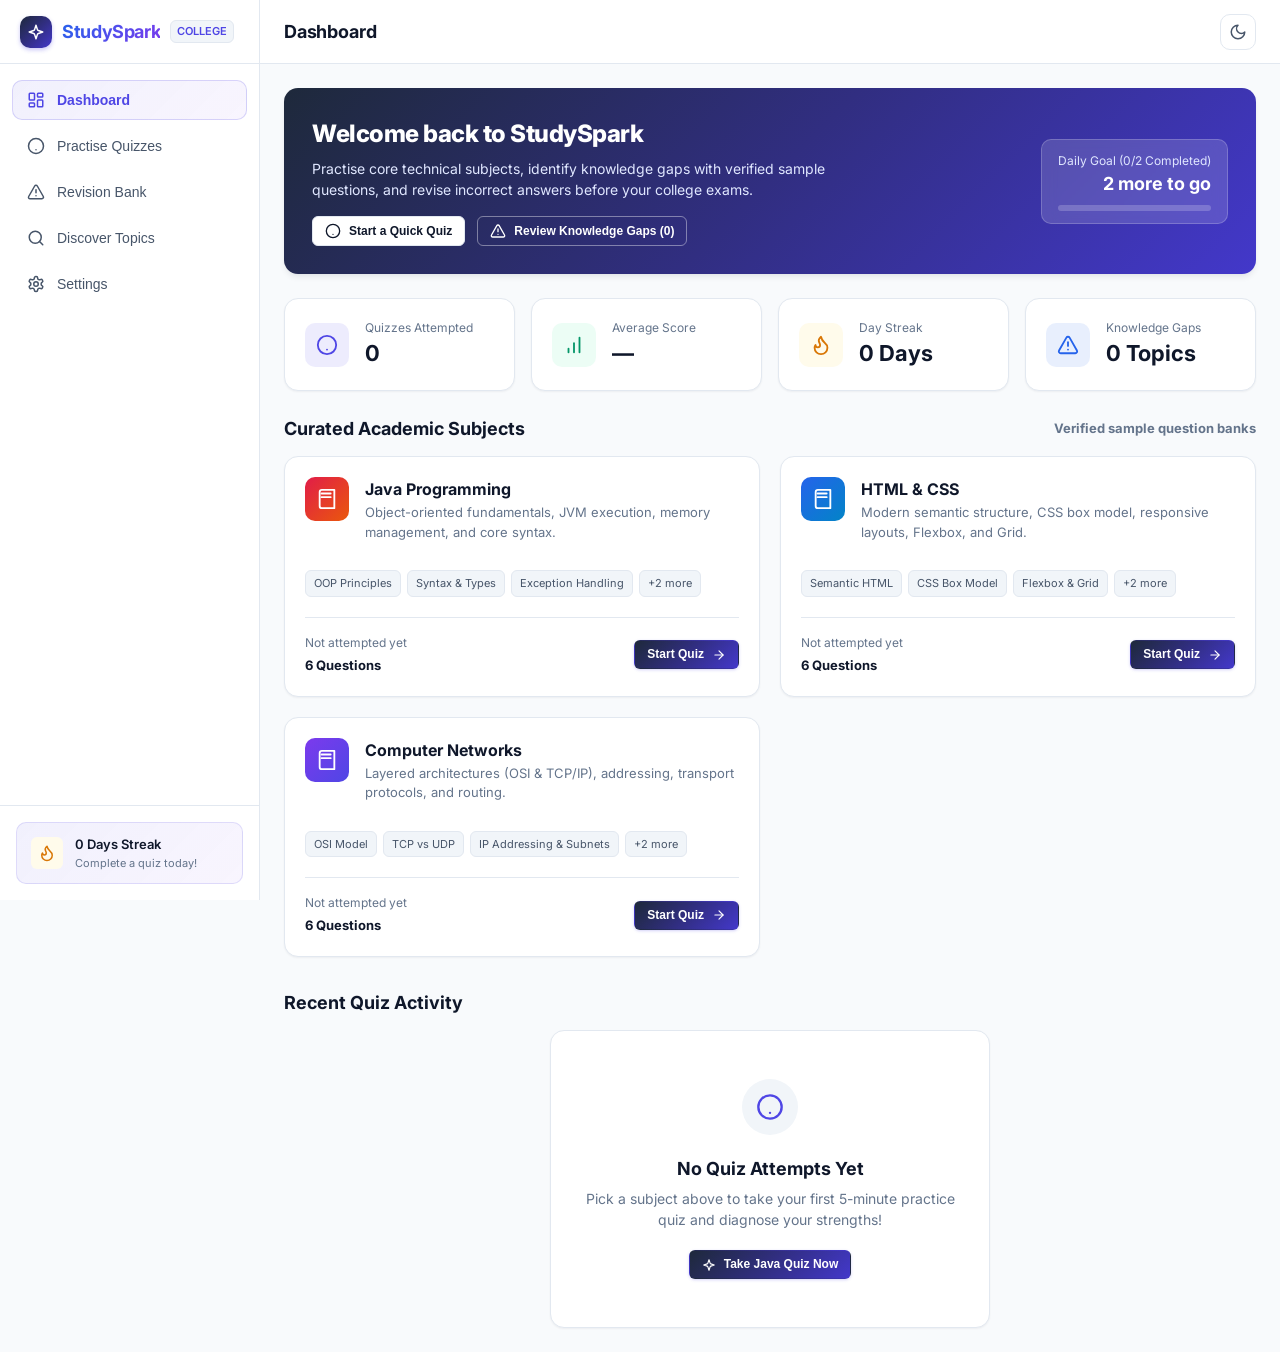
<file: index.html>
<!DOCTYPE html>
<html lang="en" data-theme="light">
<head>
  <meta charset="UTF-8">
  <meta name="viewport" content="width=device-width, initial-scale=1.0">
  <meta name="description" content="StudySpark — Modern college study platform to practice technical topics, diagnose knowledge gaps, and revise incorrect answers.">
  <title>StudySpark — College Practice &amp; Revision Platform</title>

  <!-- Typography: Inter font -->
  <link rel="preconnect" href="https://fonts.googleapis.com">
  <link rel="preconnect" href="https://fonts.gstatic.com" crossorigin>
  <link href="https://fonts.googleapis.com/css2?family=Inter:wght@400;500;600;700;800&family=JetBrains+Mono:wght@400;500;600&display=swap" rel="stylesheet">

  <!-- Core Design System CSS -->
  <link rel="stylesheet" href="src/styles/main.css">
  <link rel="icon" type="image/svg+xml" href="data:image/svg+xml,<svg xmlns='http://www.w3.org/2000/svg' viewBox='0 0 24 24' fill='none' stroke='%234F46E5' stroke-width='2' stroke-linecap='round' stroke-linejoin='round'><path d='m12 3-1.912 5.813a2 2 0 0 1-1.275 1.275L3 12l5.813 1.912a2 2 0 0 1 1.275 1.275L12 21l1.912-5.813a2 2 0 0 1 1.275-1.275L21 12l-5.813-1.912a2 2 0 0 1-1.275-1.275L12 3Z'/></svg>">
</head>
<body>
  <!-- Root application mount node -->
  <div id="app"></div>

  <!-- Application Entry Script (ES Module) -->
  <script type="module" src="src/main.js"></script>
</body>
</html>
</file>
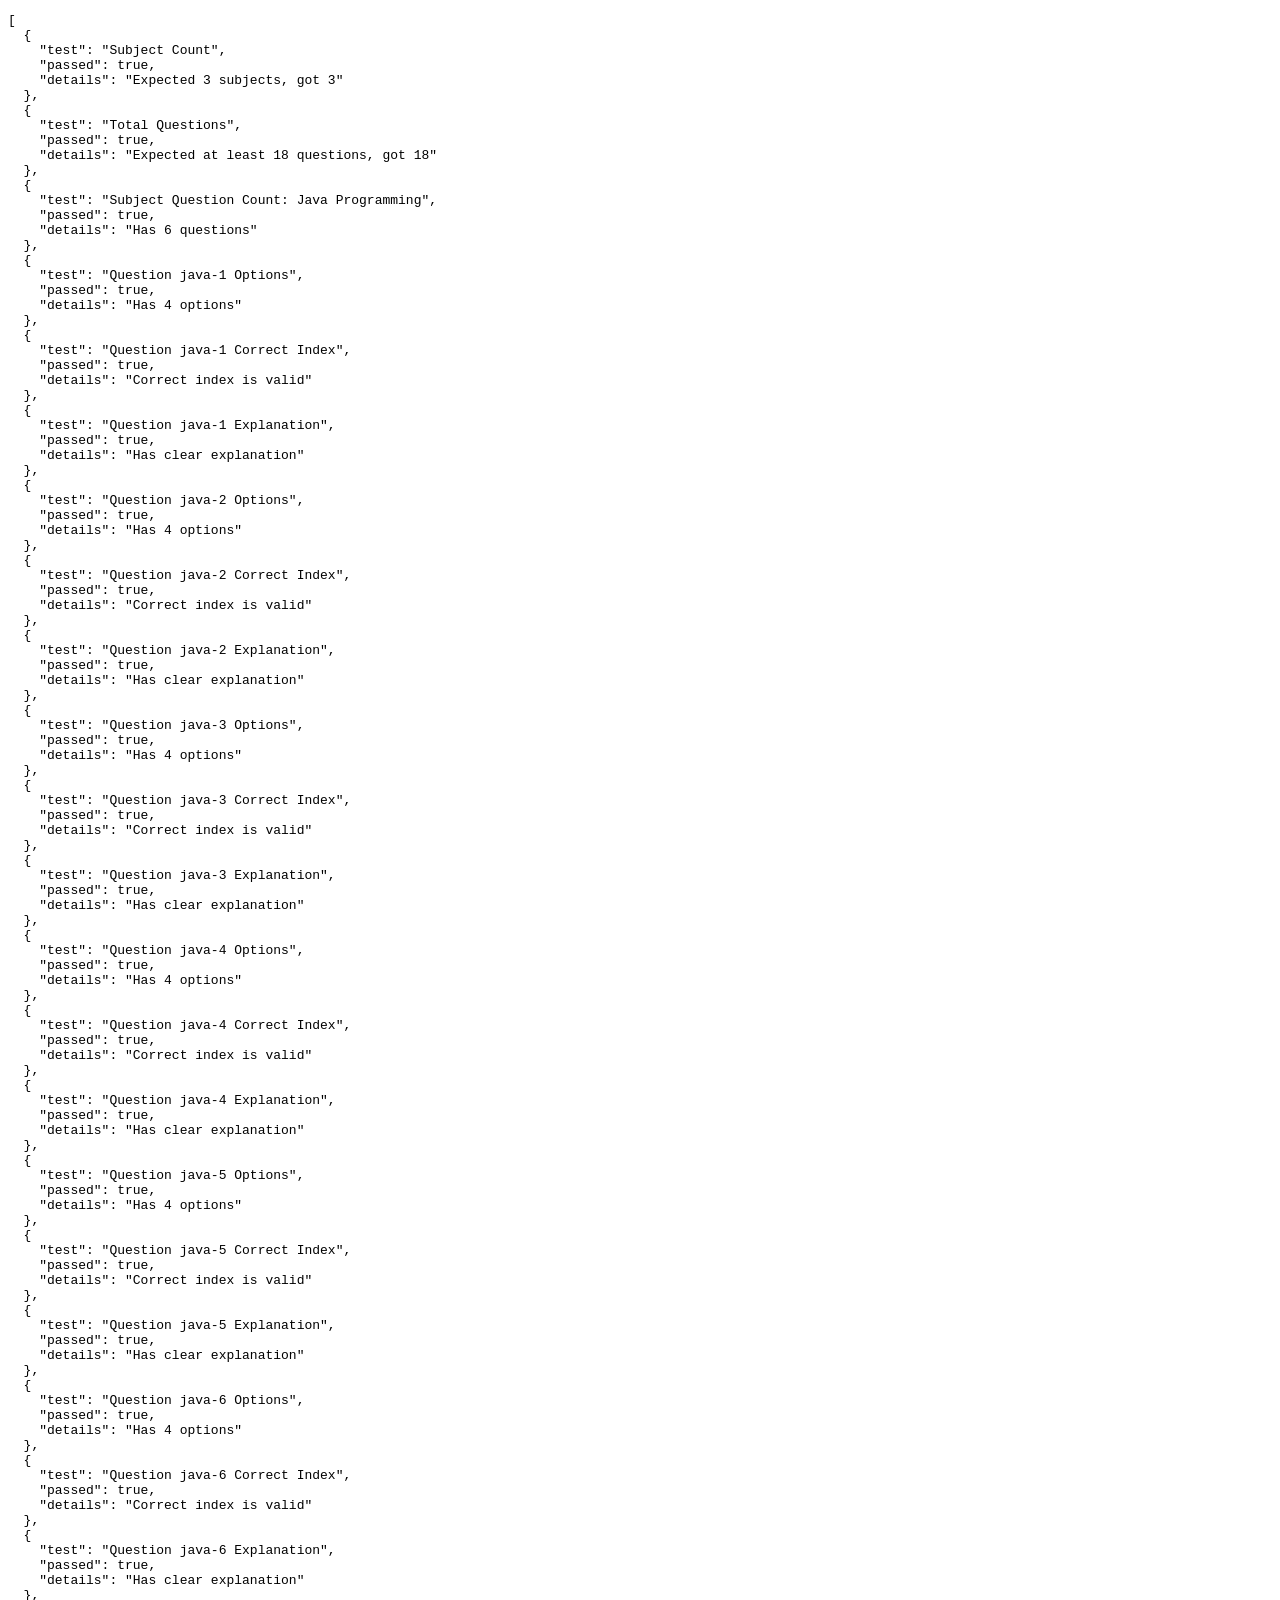
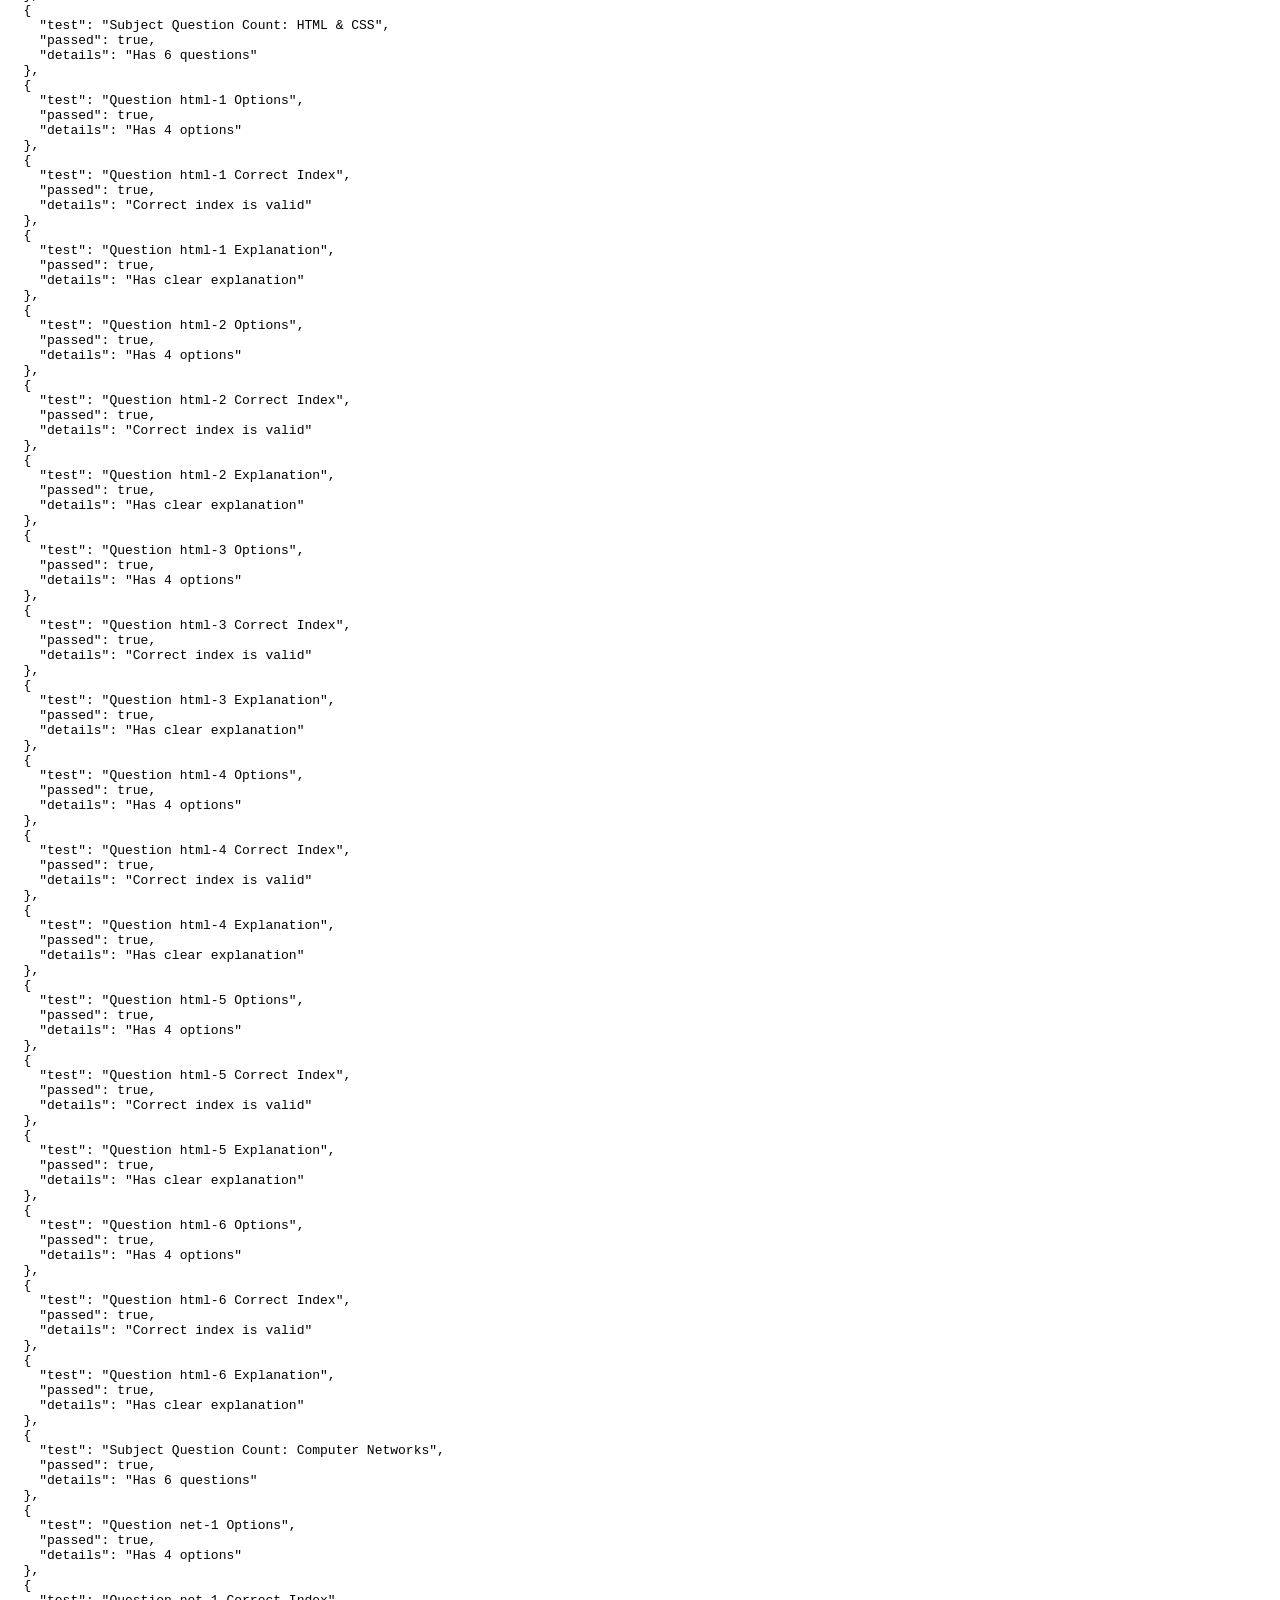
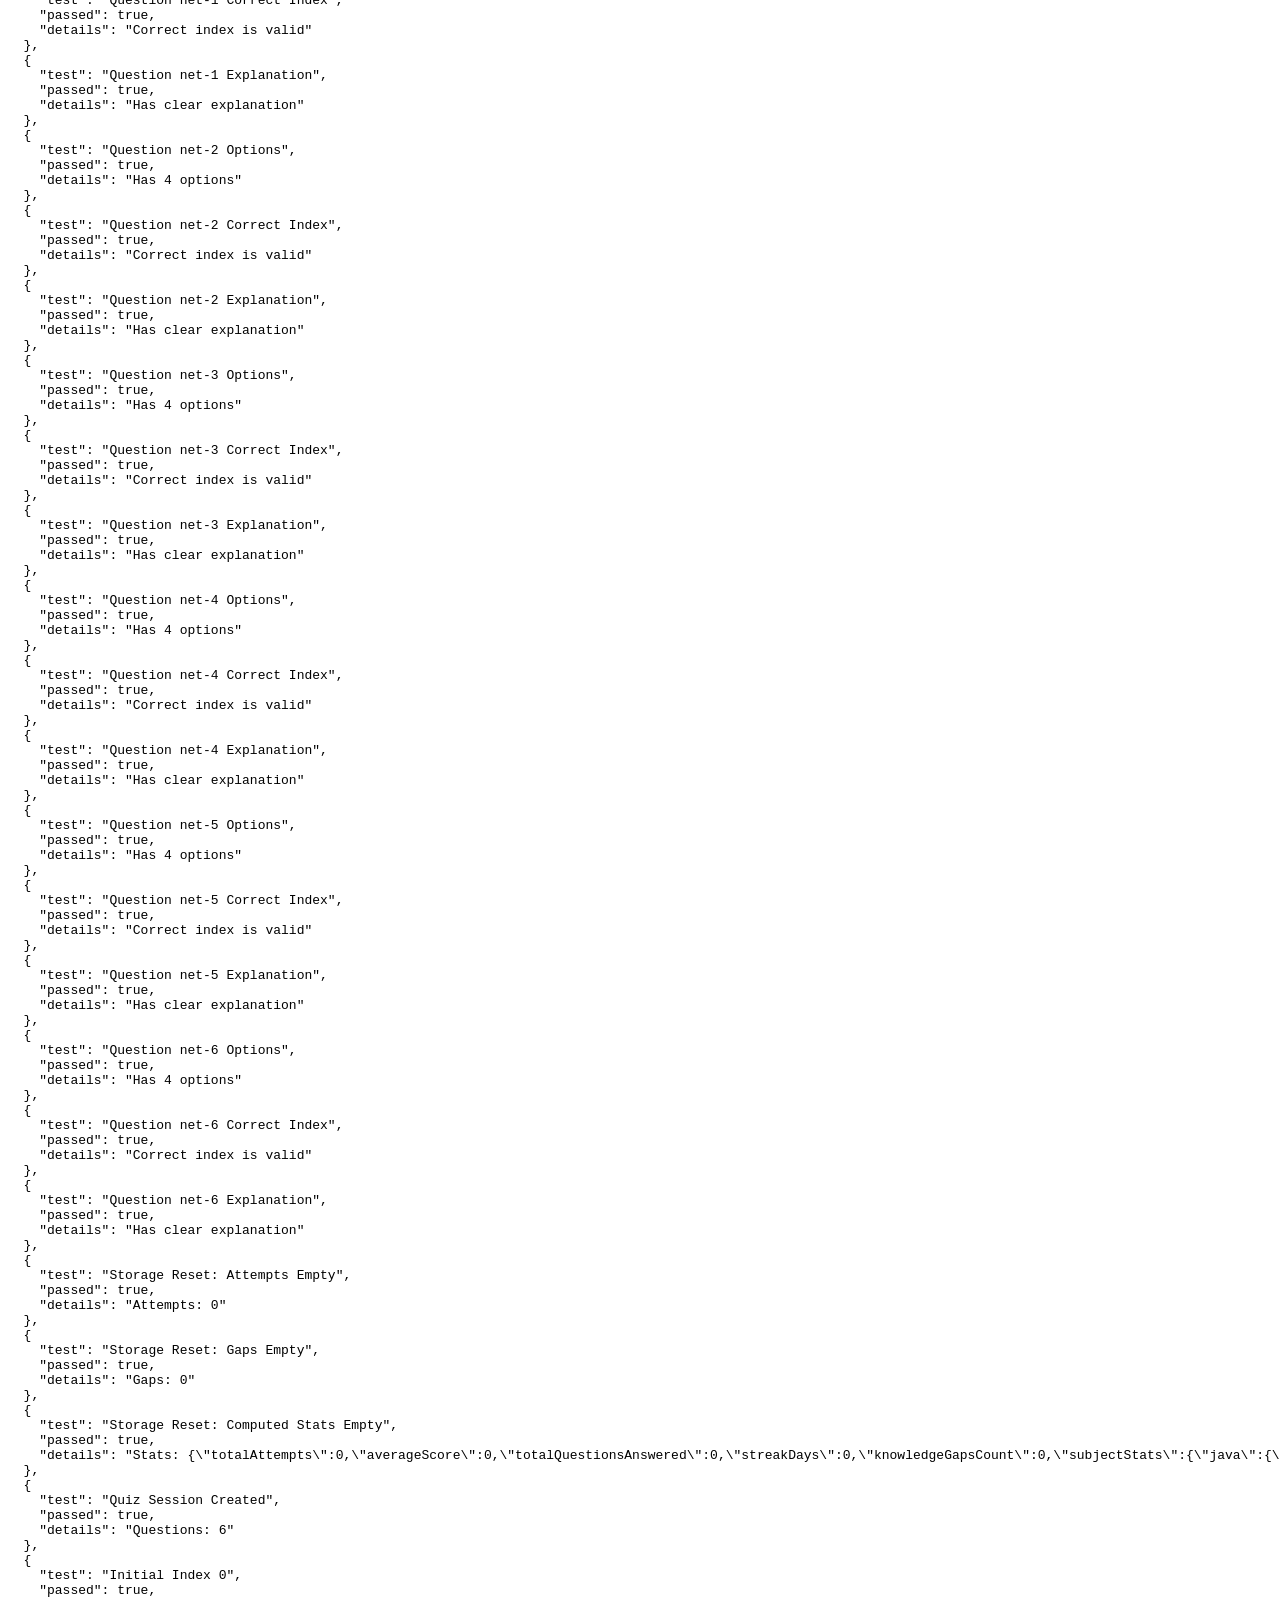
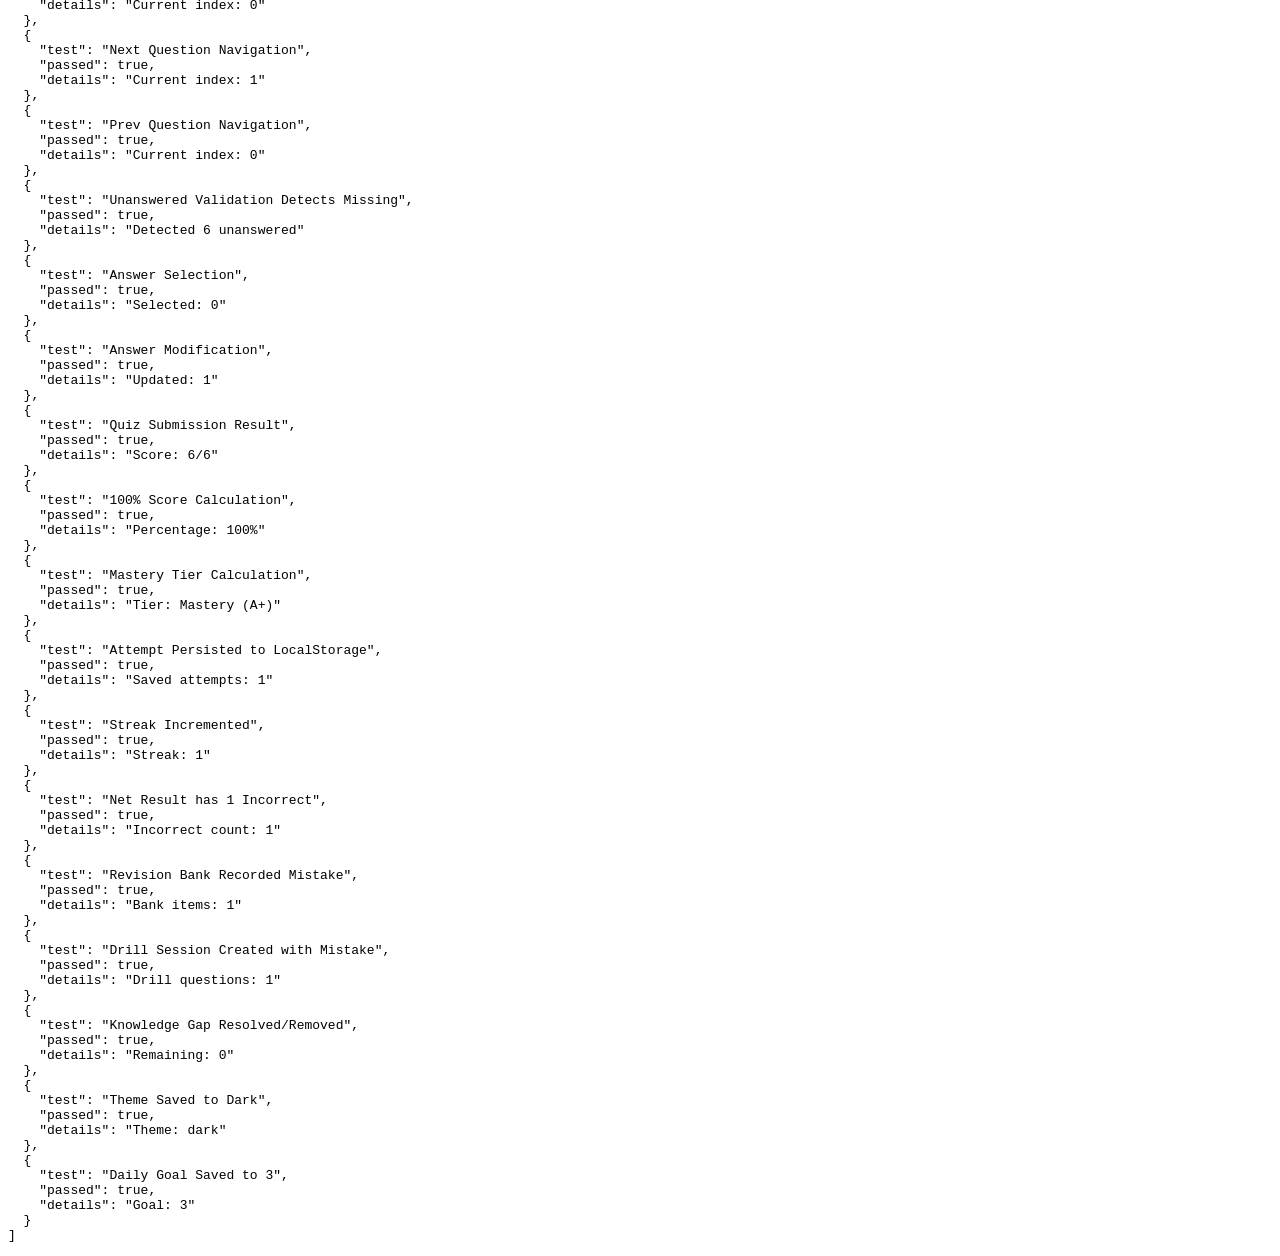
<file: tests/test_harness.html>
<!DOCTYPE html>
<html lang="en">
<head>
  <meta charset="UTF-8">
  <title>StudySpark Automated Test Harness</title>
</head>
<body>
  <div id="app"></div>
  <pre id="test-results"></pre>

  <script type="module">
    import { StorageService } from '../src/services/storage.js';
    import { QUESTION_BANK, SUBJECTS, getSubjectById, getQuestionsBySubject } from '../src/data/questions.js';
    import { createQuizSession, createRevisionQuizSession } from '../src/services/quizEngine.js';

    const results = [];

    function assert(name, condition, details = '') {
      results.push({
        test: name,
        passed: Boolean(condition),
        details: details || (condition ? 'Passed' : 'Assertion failed')
      });
    }

    try {
      // 1. Data Integrity Tests
      assert('Subject Count', SUBJECTS.length === 3, `Expected 3 subjects, got ${SUBJECTS.length}`);
      assert('Total Questions', QUESTION_BANK.length >= 18, `Expected at least 18 questions, got ${QUESTION_BANK.length}`);

      SUBJECTS.forEach(sub => {
        const qs = getQuestionsBySubject(sub.id);
        assert(`Subject Question Count: ${sub.name}`, qs.length >= 5, `Has ${qs.length} questions`);
        
        qs.forEach((q, i) => {
          assert(`Question ${q.id} Options`, q.options && q.options.length === 4, `Has 4 options`);
          assert(`Question ${q.id} Correct Index`, q.correctIndex >= 0 && q.correctIndex <= 3, `Correct index is valid`);
          assert(`Question ${q.id} Explanation`, typeof q.explanation === 'string' && q.explanation.length > 20, `Has clear explanation`);
        });
      });

      // 2. Storage Service Initial State & Reset
      StorageService.resetAll();
      const emptyAttempts = StorageService.getAttempts();
      const emptyGaps = StorageService.getRevisionBank();
      const emptyStats = StorageService.getComputedStats();
      
      assert('Storage Reset: Attempts Empty', emptyAttempts.length === 0, `Attempts: ${emptyAttempts.length}`);
      assert('Storage Reset: Gaps Empty', emptyGaps.length === 0, `Gaps: ${emptyGaps.length}`);
      assert('Storage Reset: Computed Stats Empty', emptyStats.totalAttempts === 0 && emptyStats.averageScore === 0, `Stats: ${JSON.stringify(emptyStats)}`);

      // 3. Quiz Session & Navigation
      const javaSub = getSubjectById('java');
      const session = createQuizSession(javaSub);
      assert('Quiz Session Created', session && session.questions.length >= 6, `Questions: ${session.questions.length}`);
      assert('Initial Index 0', session.currentIndex === 0, `Current index: ${session.currentIndex}`);
      
      session.nextQuestion();
      assert('Next Question Navigation', session.currentIndex === 1, `Current index: ${session.currentIndex}`);
      session.prevQuestion();
      assert('Prev Question Navigation', session.currentIndex === 0, `Current index: ${session.currentIndex}`);

      // 4. Missing Answers Validation
      const unanswered = session.getUnansweredQuestions();
      assert('Unanswered Validation Detects Missing', unanswered.length === session.questions.length, `Detected ${unanswered.length} unanswered`);

      // 5. Answer Selection & Modification
      const q0 = session.questions[0];
      session.selectAnswer(q0.id, 0);
      assert('Answer Selection', session.getSelectedAnswer(q0.id) === 0, `Selected: ${session.getSelectedAnswer(q0.id)}`);
      
      // Modify answer
      session.selectAnswer(q0.id, q0.correctIndex);
      assert('Answer Modification', session.getSelectedAnswer(q0.id) === q0.correctIndex, `Updated: ${session.getSelectedAnswer(q0.id)}`);

      // 6. Complete and Submit Quiz
      // Answer remaining questions correctly
      for (let i = 1; i < session.questions.length; i++) {
        session.selectAnswer(session.questions[i].id, session.questions[i].correctIndex);
      }

      const submitResult = session.submit();
      assert('Quiz Submission Result', submitResult.score === session.questions.length, `Score: ${submitResult.score}/${submitResult.totalQuestions}`);
      assert('100% Score Calculation', submitResult.percentage === 100, `Percentage: ${submitResult.percentage}%`);
      assert('Mastery Tier Calculation', submitResult.tier.includes('Mastery'), `Tier: ${submitResult.tier}`);

      // 7. Verify Persistence of Attempt
      const savedAttempts = StorageService.getAttempts();
      assert('Attempt Persisted to LocalStorage', savedAttempts.length === 1, `Saved attempts: ${savedAttempts.length}`);
      assert('Streak Incremented', StorageService.getStreak().currentStreak >= 1, `Streak: ${StorageService.getStreak().currentStreak}`);

      // 8. Quiz with deliberate mistakes & Knowledge Gaps Bank
      const netSub = getSubjectById('networks');
      const netSession = createQuizSession(netSub);
      const wrongIndex = (netSession.questions[0].correctIndex + 1) % 4;
      netSession.selectAnswer(netSession.questions[0].id, wrongIndex); // intentionally wrong
      
      for (let i = 1; i < netSession.questions.length; i++) {
        netSession.selectAnswer(netSession.questions[i].id, netSession.questions[i].correctIndex);
      }
      
      const netResult = netSession.submit();
      assert('Net Result has 1 Incorrect', netResult.incorrectQuestions.length === 1, `Incorrect count: ${netResult.incorrectQuestions.length}`);
      
      const bank = StorageService.getRevisionBank();
      assert('Revision Bank Recorded Mistake', bank.length === 1 && bank[0].questionId === netSession.questions[0].id, `Bank items: ${bank.length}`);

      // 9. Revision Drill Session
      const drillSession = createRevisionQuizSession(bank);
      assert('Drill Session Created with Mistake', drillSession.questions.length === 1, `Drill questions: ${drillSession.questions.length}`);

      // 10. Removal from Revision Bank
      StorageService.removeRevisionItem(netSession.questions[0].id);
      assert('Knowledge Gap Resolved/Removed', StorageService.getRevisionBank().length === 0, `Remaining: ${StorageService.getRevisionBank().length}`);

      // 11. Theme & Preferences
      StorageService.savePreferences({ theme: 'dark', dailyGoal: 3 });
      const savedPrefs = StorageService.getPreferences();
      assert('Theme Saved to Dark', savedPrefs.theme === 'dark', `Theme: ${savedPrefs.theme}`);
      assert('Daily Goal Saved to 3', savedPrefs.dailyGoal === 3, `Goal: ${savedPrefs.dailyGoal}`);

      // Reset to light
      StorageService.savePreferences({ theme: 'light', dailyGoal: 2 });

    } catch (err) {
      results.push({
        test: 'FATAL_EXCEPTION',
        passed: false,
        details: err.stack || err.toString()
      });
    }

    document.getElementById('test-results').textContent = JSON.stringify(results, null, 2);
  </script>
</body>
</html>
</file>
<file: src/styles/main.css>
/* StudySpark Design System & Styling
   Clean, modern education theme: Navy, Blue, Violet palette with restrained gradients
   Accessible, WCAG 2.1 AA compliant, responsive layout for laptop, tablet, and mobile
*/

:root {
  /* Color Palette - Light Mode (Default) */
  --bg-primary: #f8fafc;
  --bg-secondary: #f1f5f9;
  --bg-card: #ffffff;
  --bg-card-hover: #f8fafc;
  --border-color: #e2e8f0;
  --border-subtle: #cbd5e1;

  /* Brand Accents */
  --brand-navy: #0f172a;
  --brand-blue: #2563eb;
  --brand-indigo: #4f46e5;
  --brand-violet: #7c3aed;
  --brand-gradient: linear-gradient(135deg, #1e293b 0%, #312e81 50%, #4338ca 100%);
  --brand-gradient-subtle: linear-gradient(135deg, rgba(79, 70, 229, 0.08) 0%, rgba(124, 58, 237, 0.05) 100%);

  /* Text Colors */
  --text-primary: #0f172a;
  --text-secondary: #475569;
  --text-muted: #64748b;
  --text-on-brand: #ffffff;

  /* Feedback Colors */
  --success: #059669;
  --success-bg: #ecfdf5;
  --success-border: #a7f3d0;
  --danger: #dc2626;
  --danger-bg: #fef2f2;
  --danger-border: #fecaca;
  --warning: #d97706;
  --warning-bg: #fffbeb;
  --warning-border: #fde68a;
  --info: #0284c7;
  --info-bg: #f0f9ff;
  --info-border: #bae6fd;

  /* Typography & Sizing */
  --font-sans: 'Inter', -apple-system, BlinkMacSystemFont, 'Segoe UI', Roboto, Helvetica, Arial, sans-serif;
  --font-mono: 'JetBrains Mono', 'Fira Code', monospace;
  --radius-sm: 6px;
  --radius-md: 10px;
  --radius-lg: 14px;
  --radius-full: 9999px;

  /* Shadows */
  --shadow-sm: 0 1px 2px 0 rgba(15, 23, 42, 0.05);
  --shadow-md: 0 4px 6px -1px rgba(15, 23, 42, 0.08), 0 2px 4px -2px rgba(15, 23, 42, 0.04);
  --shadow-lg: 0 10px 15px -3px rgba(15, 23, 42, 0.08), 0 4px 6px -4px rgba(15, 23, 42, 0.04);
  --shadow-focus: 0 0 0 3px rgba(79, 70, 229, 0.35);

  /* Layout dimensions */
  --sidebar-width: 260px;
  --header-height: 64px;
  --container-max-width: 1180px;
  --transition-fast: 150ms ease;
  --transition-normal: 200ms ease;
}

/* Dark Theme */
[data-theme="dark"] {
  --bg-primary: #0a0f1d;
  --bg-secondary: #0f172a;
  --bg-card: #131d33;
  --bg-card-hover: #17233e;
  --border-color: #1e293b;
  --border-subtle: #334155;

  --text-primary: #f8fafc;
  --text-secondary: #cbd5e1;
  --text-muted: #94a3b8;

  --brand-navy: #020617;
  --brand-blue: #3b82f6;
  --brand-indigo: #6366f1;
  --brand-violet: #8b5cf6;
  --brand-gradient: linear-gradient(135deg, #0f172a 0%, #1e1b4b 50%, #2e1065 100%);
  --brand-gradient-subtle: linear-gradient(135deg, rgba(99, 102, 241, 0.12) 0%, rgba(139, 92, 246, 0.08) 100%);

  --success: #10b981;
  --success-bg: rgba(16, 185, 129, 0.12);
  --success-border: rgba(16, 185, 129, 0.3);
  --danger: #ef4444;
  --danger-bg: rgba(239, 68, 68, 0.12);
  --danger-border: rgba(239, 68, 68, 0.3);
  --warning: #f59e0b;
  --warning-bg: rgba(245, 158, 11, 0.12);
  --warning-border: rgba(245, 158, 11, 0.3);
  --info: #38bdf8;
  --info-bg: rgba(56, 189, 248, 0.12);
  --info-border: rgba(56, 189, 248, 0.3);

  --shadow-sm: 0 1px 2px 0 rgba(0, 0, 0, 0.3);
  --shadow-md: 0 4px 6px -1px rgba(0, 0, 0, 0.4);
  --shadow-lg: 0 10px 15px -3px rgba(0, 0, 0, 0.5);
  --shadow-focus: 0 0 0 3px rgba(99, 102, 241, 0.45);
}

/* Base Reset & Typography */
*, *::before, *::after {
  box-sizing: border-box;
  margin: 0;
  padding: 0;
}

body {
  font-family: var(--font-sans);
  background-color: var(--bg-primary);
  color: var(--text-primary);
  line-height: 1.5;
  -webkit-font-smoothing: antialiased;
  -moz-osx-font-smoothing: grayscale;
  min-height: 100vh;
}

/* Accessibility: Visible focus rings */
a:focus-visible,
button:focus-visible,
input:focus-visible,
select:focus-visible,
[tabindex]:focus-visible {
  outline: none;
  box-shadow: var(--shadow-focus);
}

/* Global App Container */
#app {
  display: flex;
  min-height: 100vh;
}

/* Sidebar Navigation (Desktop) */
.sidebar {
  width: var(--sidebar-width);
  background-color: var(--bg-card);
  border-right: 1px solid var(--border-color);
  display: flex;
  flex-direction: column;
  position: fixed;
  top: 0;
  bottom: 0;
  left: 0;
  z-index: 40;
  transition: transform var(--transition-normal);
}

.sidebar-header {
  height: var(--header-height);
  padding: 0 1.25rem;
  display: flex;
  align-items: center;
  justify-content: space-between;
  border-bottom: 1px solid var(--border-color);
}

.brand {
  display: flex;
  align-items: center;
  gap: 0.625rem;
  text-decoration: none;
  color: var(--text-primary);
}

.brand-icon {
  width: 32px;
  height: 32px;
  border-radius: var(--radius-md);
  background: var(--brand-gradient);
  color: #fff;
  display: flex;
  align-items: center;
  justify-content: center;
  box-shadow: 0 2px 4px rgba(79, 70, 229, 0.3);
}

.brand-name {
  font-size: 1.125rem;
  font-weight: 700;
  letter-spacing: -0.02em;
  background: linear-gradient(135deg, var(--brand-blue), var(--brand-violet));
  -webkit-background-clip: text;
  -webkit-text-fill-color: transparent;
}

.brand-badge {
  font-size: 0.6875rem;
  font-weight: 600;
  padding: 0.125rem 0.375rem;
  background-color: var(--bg-secondary);
  color: var(--brand-indigo);
  border: 1px solid var(--border-color);
  border-radius: var(--radius-sm);
  text-transform: uppercase;
}

.sidebar-nav {
  padding: 1rem 0.75rem;
  flex: 1;
  display: flex;
  flex-direction: column;
  gap: 0.375rem;
}

.nav-item {
  display: flex;
  align-items: center;
  gap: 0.75rem;
  padding: 0.625rem 0.875rem;
  border-radius: var(--radius-md);
  color: var(--text-secondary);
  text-decoration: none;
  font-size: 0.875rem;
  font-weight: 500;
  transition: background-color var(--transition-fast), color var(--transition-fast);
  border: 1px solid transparent;
  cursor: pointer;
  background: none;
  text-align: left;
  width: 100%;
}

.nav-item:hover {
  background-color: var(--bg-secondary);
  color: var(--text-primary);
}

.nav-item.active {
  background: var(--brand-gradient-subtle);
  color: var(--brand-indigo);
  border-color: rgba(79, 70, 229, 0.2);
  font-weight: 600;
}

.nav-item .nav-icon {
  width: 18px;
  height: 18px;
  flex-shrink: 0;
}

.nav-item .nav-badge {
  margin-left: auto;
  font-size: 0.6875rem;
  font-weight: 600;
  padding: 0.125rem 0.5rem;
  border-radius: var(--radius-full);
  background-color: var(--bg-secondary);
  color: var(--text-muted);
}

.nav-item.active .nav-badge {
  background-color: var(--brand-indigo);
  color: #fff;
}

.sidebar-footer {
  padding: 1rem;
  border-top: 1px solid var(--border-color);
}

.streak-card {
  background: var(--brand-gradient-subtle);
  border: 1px solid rgba(79, 70, 229, 0.15);
  border-radius: var(--radius-md);
  padding: 0.75rem 0.875rem;
  display: flex;
  align-items: center;
  gap: 0.75rem;
}

.streak-icon {
  width: 32px;
  height: 32px;
  border-radius: var(--radius-sm);
  background: var(--warning-bg);
  color: var(--warning);
  display: flex;
  align-items: center;
  justify-content: center;
  font-size: 1rem;
  flex-shrink: 0;
}

.streak-info h4 {
  font-size: 0.8125rem;
  font-weight: 600;
  color: var(--text-primary);
}

.streak-info p {
  font-size: 0.6875rem;
  color: var(--text-muted);
}

/* Main Content Area */
.main-wrapper {
  flex: 1;
  margin-left: var(--sidebar-width);
  min-height: 100vh;
  display: flex;
  flex-direction: column;
}

/* Top App Header */
.top-header {
  height: var(--header-height);
  background-color: var(--bg-card);
  border-bottom: 1px solid var(--border-color);
  padding: 0 1.5rem;
  display: flex;
  align-items: center;
  justify-content: space-between;
  position: sticky;
  top: 0;
  z-index: 30;
}

.header-left {
  display: flex;
  align-items: center;
  gap: 1rem;
}

.mobile-menu-btn {
  display: none;
  background: none;
  border: 1px solid var(--border-color);
  border-radius: var(--radius-md);
  padding: 0.5rem;
  color: var(--text-secondary);
  cursor: pointer;
}

.page-title-group h1 {
  font-size: 1.125rem;
  font-weight: 700;
  letter-spacing: -0.01em;
  color: var(--text-primary);
}

.header-right {
  display: flex;
  align-items: center;
  gap: 0.75rem;
}

/* Theme Toggle Button */
.theme-btn {
  background: none;
  border: 1px solid var(--border-color);
  border-radius: var(--radius-md);
  padding: 0.5rem;
  color: var(--text-secondary);
  cursor: pointer;
  display: flex;
  align-items: center;
  justify-content: center;
  transition: background-color var(--transition-fast), color var(--transition-fast);
}

.theme-btn:hover {
  background-color: var(--bg-secondary);
  color: var(--text-primary);
}

/* Page Container */
.page-container {
  flex: 1;
  padding: 1.5rem;
  max-width: var(--container-max-width);
  width: 100%;
  margin: 0 auto;
}

/* UI Card Standard */
.card {
  background-color: var(--bg-card);
  border: 1px solid var(--border-color);
  border-radius: var(--radius-lg);
  padding: 1.25rem;
  box-shadow: var(--shadow-sm);
  transition: transform var(--transition-fast), box-shadow var(--transition-fast), border-color var(--transition-fast);
}

.card:hover {
  border-color: var(--border-subtle);
}

/* Buttons */
.btn {
  display: inline-flex;
  align-items: center;
  justify-content: center;
  gap: 0.5rem;
  padding: 0.5625rem 1rem;
  border-radius: var(--radius-md);
  font-size: 0.875rem;
  font-weight: 600;
  text-decoration: none;
  cursor: pointer;
  transition: all var(--transition-fast);
  border: 1px solid transparent;
  line-height: 1.25;
}

.btn-primary {
  background: var(--brand-gradient);
  color: #fff;
  box-shadow: 0 1px 3px rgba(79, 70, 229, 0.25);
}

.btn-primary:hover {
  opacity: 0.95;
  box-shadow: 0 4px 8px rgba(79, 70, 229, 0.35);
  transform: translateY(-1px);
}

.btn-secondary {
  background-color: var(--bg-card);
  border-color: var(--border-color);
  color: var(--text-primary);
}

.btn-secondary:hover {
  background-color: var(--bg-secondary);
  border-color: var(--border-subtle);
}

.btn-outline {
  background: transparent;
  border-color: var(--brand-indigo);
  color: var(--brand-indigo);
}

.btn-outline:hover {
  background-color: var(--brand-gradient-subtle);
}

.btn-danger {
  background-color: var(--danger-bg);
  border-color: var(--danger-border);
  color: var(--danger);
}

.btn-danger:hover {
  background-color: var(--danger);
  color: #fff;
}

.btn-sm {
  padding: 0.375rem 0.75rem;
  font-size: 0.75rem;
  border-radius: var(--radius-sm);
}

.btn-lg {
  padding: 0.75rem 1.5rem;
  font-size: 1rem;
  border-radius: var(--radius-lg);
}

/* Badges */
.badge {
  display: inline-flex;
  align-items: center;
  gap: 0.25rem;
  padding: 0.25rem 0.625rem;
  border-radius: var(--radius-full);
  font-size: 0.75rem;
  font-weight: 600;
  line-height: 1;
}

.badge-indigo {
  background-color: rgba(79, 70, 229, 0.1);
  color: var(--brand-indigo);
}

.badge-success {
  background-color: var(--success-bg);
  color: var(--success);
  border: 1px solid var(--success-border);
}

.badge-danger {
  background-color: var(--danger-bg);
  color: var(--danger);
  border: 1px solid var(--danger-border);
}

.badge-warning {
  background-color: var(--warning-bg);
  color: var(--warning);
  border: 1px solid var(--warning-border);
}

/* Progress Bar */
.progress-container {
  width: 100%;
  background-color: var(--bg-secondary);
  border-radius: var(--radius-full);
  height: 8px;
  overflow: hidden;
}

.progress-fill {
  height: 100%;
  background: linear-gradient(90deg, var(--brand-blue), var(--brand-indigo));
  border-radius: var(--radius-full);
  transition: width 300ms ease;
}

/* Hero & Dashboard Grid */
.hero-banner {
  background: var(--brand-gradient);
  color: #fff;
  border-radius: var(--radius-lg);
  padding: 1.75rem;
  margin-bottom: 1.5rem;
  display: flex;
  justify-content: space-between;
  align-items: center;
  position: relative;
  overflow: hidden;
  box-shadow: var(--shadow-md);
}

.hero-content h2 {
  font-size: 1.5rem;
  font-weight: 800;
  letter-spacing: -0.02em;
  margin-bottom: 0.375rem;
}

.hero-content p {
  color: #e0e7ff;
  font-size: 0.875rem;
  max-width: 520px;
}

.hero-actions {
  display: flex;
  gap: 0.75rem;
  margin-top: 1rem;
}

.daily-goal-pill {
  background: rgba(255, 255, 255, 0.15);
  backdrop-filter: blur(8px);
  padding: 0.75rem 1rem;
  border-radius: var(--radius-md);
  border: 1px solid rgba(255, 255, 255, 0.2);
  min-width: 180px;
  text-align: right;
}

.daily-goal-pill span {
  font-size: 0.75rem;
  color: #e0e7ff;
  display: block;
}

.daily-goal-pill strong {
  font-size: 1.125rem;
  color: #fff;
}

/* Stats Row */
.stats-grid {
  display: grid;
  grid-template-columns: repeat(auto-fit, minmax(200px, 1fr));
  gap: 1rem;
  margin-bottom: 1.5rem;
}

.stat-card {
  display: flex;
  align-items: center;
  gap: 1rem;
}

.stat-icon {
  width: 44px;
  height: 44px;
  border-radius: var(--radius-md);
  display: flex;
  align-items: center;
  justify-content: center;
  flex-shrink: 0;
}

.stat-icon.blue { background-color: rgba(37, 99, 235, 0.1); color: var(--brand-blue); }
.stat-icon.indigo { background-color: rgba(79, 70, 229, 0.1); color: var(--brand-indigo); }
.stat-icon.emerald { background-color: var(--success-bg); color: var(--success); }
.stat-icon.amber { background-color: var(--warning-bg); color: var(--warning); }

.stat-meta span {
  font-size: 0.75rem;
  color: var(--text-muted);
  display: block;
}

.stat-meta strong {
  font-size: 1.375rem;
  font-weight: 700;
  color: var(--text-primary);
}

/* Subject Cards Grid */
.section-title {
  font-size: 1.125rem;
  font-weight: 700;
  color: var(--text-primary);
  margin-bottom: 0.875rem;
  display: flex;
  align-items: center;
  justify-content: space-between;
}

.subject-grid {
  display: grid;
  grid-template-columns: repeat(auto-fit, minmax(320px, 1fr));
  gap: 1.25rem;
  margin-bottom: 2rem;
}

.subject-card {
  position: relative;
  display: flex;
  flex-direction: column;
}

.subject-card-header {
  display: flex;
  align-items: flex-start;
  gap: 1rem;
  margin-bottom: 1rem;
}

.subject-icon-box {
  width: 44px;
  height: 44px;
  border-radius: var(--radius-md);
  display: flex;
  align-items: center;
  justify-content: center;
  font-weight: 700;
  color: #fff;
  flex-shrink: 0;
}

.subject-icon-box.java { background: linear-gradient(135deg, #e11d48, #ea580c); }
.subject-icon-box.htmlcss { background: linear-gradient(135deg, #2563eb, #0284c7); }
.subject-icon-box.networks { background: linear-gradient(135deg, #7c3aed, #4f46e5); }

.subject-info h3 {
  font-size: 1rem;
  font-weight: 700;
  color: var(--text-primary);
  margin-bottom: 0.125rem;
}

.subject-info p {
  font-size: 0.8125rem;
  color: var(--text-muted);
}

.subject-topics-preview {
  margin: 0.75rem 0 1.25rem;
  display: flex;
  flex-wrap: wrap;
  gap: 0.375rem;
}

.topic-tag {
  font-size: 0.6875rem;
  padding: 0.25rem 0.5rem;
  border-radius: var(--radius-sm);
  background-color: var(--bg-secondary);
  color: var(--text-secondary);
  border: 1px solid var(--border-color);
}

.subject-card-footer {
  margin-top: auto;
  padding-top: 1rem;
  border-top: 1px solid var(--border-color);
  display: flex;
  align-items: center;
  justify-content: space-between;
}

/* Quiz Interface */
.quiz-header-bar {
  background-color: var(--bg-card);
  border: 1px solid var(--border-color);
  border-radius: var(--radius-lg);
  padding: 1rem 1.25rem;
  margin-bottom: 1.25rem;
  display: flex;
  align-items: center;
  justify-content: space-between;
  gap: 1rem;
  flex-wrap: wrap;
}

.quiz-meta-left {
  display: flex;
  align-items: center;
  gap: 0.75rem;
}

.quiz-progress-section {
  flex: 1;
  max-width: 320px;
}

.quiz-nav-pills {
  display: flex;
  gap: 0.375rem;
  flex-wrap: wrap;
  margin-bottom: 1.25rem;
}

.nav-pill {
  width: 34px;
  height: 34px;
  border-radius: var(--radius-md);
  border: 1px solid var(--border-color);
  background-color: var(--bg-card);
  color: var(--text-secondary);
  font-size: 0.8125rem;
  font-weight: 600;
  cursor: pointer;
  display: flex;
  align-items: center;
  justify-content: center;
  transition: all var(--transition-fast);
}

.nav-pill:hover {
  background-color: var(--bg-secondary);
}

.nav-pill.current {
  border-color: var(--brand-indigo);
  background: var(--brand-gradient-subtle);
  color: var(--brand-indigo);
  font-weight: 700;
  box-shadow: 0 0 0 2px rgba(79, 70, 229, 0.2);
}

.nav-pill.answered {
  background-color: var(--bg-secondary);
  color: var(--brand-indigo);
  border-color: var(--brand-indigo);
}

.question-card {
  padding: 1.75rem;
  margin-bottom: 1.5rem;
}

.question-category-tag {
  font-size: 0.75rem;
  font-weight: 600;
  text-transform: uppercase;
  letter-spacing: 0.05em;
  color: var(--brand-indigo);
  margin-bottom: 0.5rem;
  display: block;
}

.question-prompt {
  font-size: 1.1875rem;
  font-weight: 700;
  color: var(--text-primary);
  line-height: 1.45;
  margin-bottom: 1.25rem;
}

.code-snippet {
  background-color: var(--bg-secondary);
  border: 1px solid var(--border-color);
  border-radius: var(--radius-md);
  padding: 0.875rem 1rem;
  font-family: var(--font-mono);
  font-size: 0.8125rem;
  color: var(--brand-indigo);
  margin-bottom: 1.25rem;
  overflow-x: auto;
  white-space: pre-wrap;
}

.options-list {
  display: flex;
  flex-direction: column;
  gap: 0.75rem;
}

.option-btn {
  display: flex;
  align-items: center;
  gap: 0.875rem;
  padding: 0.875rem 1rem;
  border-radius: var(--radius-md);
  border: 1px solid var(--border-color);
  background-color: var(--bg-card);
  color: var(--text-primary);
  font-size: 0.9375rem;
  text-align: left;
  cursor: pointer;
  transition: all var(--transition-fast);
  width: 100%;
}

.option-btn:hover {
  background-color: var(--bg-secondary);
  border-color: var(--border-subtle);
}

.option-btn.selected {
  border-color: var(--brand-indigo);
  background: var(--brand-gradient-subtle);
  color: var(--brand-indigo);
  font-weight: 600;
}

.option-key {
  width: 28px;
  height: 28px;
  border-radius: var(--radius-sm);
  background-color: var(--bg-secondary);
  border: 1px solid var(--border-color);
  display: flex;
  align-items: center;
  justify-content: center;
  font-size: 0.75rem;
  font-weight: 700;
  flex-shrink: 0;
}

.option-btn.selected .option-key {
  background-color: var(--brand-indigo);
  color: #fff;
  border-color: var(--brand-indigo);
}

/* Post-submission Review Option States */
.option-btn.correct {
  border-color: var(--success);
  background-color: var(--success-bg);
  color: var(--success);
  font-weight: 600;
}

.option-btn.correct .option-key {
  background-color: var(--success);
  color: #fff;
  border-color: var(--success);
}

.option-btn.incorrect {
  border-color: var(--danger);
  background-color: var(--danger-bg);
  color: var(--danger);
  font-weight: 600;
}

.option-btn.incorrect .option-key {
  background-color: var(--danger);
  color: #fff;
  border-color: var(--danger);
}

.explanation-card {
  margin-top: 1rem;
  padding: 1rem 1.25rem;
  border-radius: var(--radius-md);
  background-color: var(--info-bg);
  border: 1px solid var(--info-border);
  color: var(--text-primary);
  font-size: 0.875rem;
}

.explanation-card strong {
  display: block;
  color: var(--info);
  margin-bottom: 0.25rem;
}

.quiz-footer-actions {
  display: flex;
  align-items: center;
  justify-content: space-between;
  margin-top: 1.5rem;
  gap: 1rem;
  flex-wrap: wrap;
}

/* Quiz Results Screen */
.results-card {
  text-align: center;
  padding: 2.5rem 1.5rem;
  max-width: 600px;
  margin: 0 auto;
}

.score-radial {
  width: 120px;
  height: 120px;
  border-radius: 50%;
  background: var(--brand-gradient);
  color: #fff;
  display: flex;
  flex-direction: column;
  align-items: center;
  justify-content: center;
  margin: 0 auto 1.5rem;
  box-shadow: 0 4px 12px rgba(79, 70, 229, 0.35);
}

.score-radial .percentage {
  font-size: 2rem;
  font-weight: 800;
  line-height: 1;
}

.score-radial .fraction {
  font-size: 0.75rem;
  color: #e0e7ff;
  margin-top: 0.25rem;
}

.results-meta-stats {
  display: grid;
  grid-template-columns: repeat(3, 1fr);
  gap: 1rem;
  margin: 1.5rem 0;
  padding: 1rem 0;
  border-top: 1px solid var(--border-color);
  border-bottom: 1px solid var(--border-color);
}

.results-actions {
  display: flex;
  gap: 0.75rem;
  justify-content: center;
  flex-wrap: wrap;
}

/* Modal Dialog */
.modal-overlay {
  position: fixed;
  inset: 0;
  background-color: rgba(15, 23, 42, 0.6);
  backdrop-filter: blur(4px);
  z-index: 50;
  display: flex;
  align-items: center;
  justify-content: center;
  padding: 1.5rem;
}

.modal-content {
  background-color: var(--bg-card);
  border: 1px solid var(--border-color);
  border-radius: var(--radius-lg);
  max-width: 480px;
  width: 100%;
  padding: 1.5rem;
  box-shadow: var(--shadow-lg);
}

.modal-header {
  display: flex;
  align-items: center;
  justify-content: space-between;
  margin-bottom: 1rem;
}

.modal-header h3 {
  font-size: 1.125rem;
  font-weight: 700;
  color: var(--text-primary);
}

.modal-footer {
  display: flex;
  align-items: center;
  justify-content: flex-end;
  gap: 0.75rem;
  margin-top: 1.25rem;
}

/* Empty States */
.empty-state {
  text-align: center;
  padding: 3rem 1.5rem;
  max-width: 440px;
  margin: 0 auto;
}

.empty-state-icon {
  width: 56px;
  height: 56px;
  border-radius: 50%;
  background-color: var(--bg-secondary);
  color: var(--brand-indigo);
  display: flex;
  align-items: center;
  justify-content: center;
  margin: 0 auto 1.25rem;
}

.empty-state h3 {
  font-size: 1.125rem;
  font-weight: 700;
  margin-bottom: 0.375rem;
  color: var(--text-primary);
}

.empty-state p {
  font-size: 0.875rem;
  color: var(--text-muted);
  margin-bottom: 1.25rem;
}

/* Search Bar */
.search-bar-wrapper {
  position: relative;
  margin-bottom: 1.25rem;
}

.search-input {
  width: 100%;
  padding: 0.75rem 1rem 0.75rem 2.75rem;
  border-radius: var(--radius-md);
  border: 1px solid var(--border-color);
  background-color: var(--bg-card);
  color: var(--text-primary);
  font-size: 0.9375rem;
  transition: border-color var(--transition-fast), box-shadow var(--transition-fast);
}

.search-icon-inside {
  position: absolute;
  left: 0.875rem;
  top: 50%;
  transform: translateY(-50%);
  color: var(--text-muted);
  width: 18px;
  height: 18px;
  pointer-events: none;
}

.filter-pills {
  display: flex;
  gap: 0.5rem;
  flex-wrap: wrap;
  margin-bottom: 1.5rem;
}

.filter-btn {
  padding: 0.375rem 0.875rem;
  border-radius: var(--radius-full);
  border: 1px solid var(--border-color);
  background-color: var(--bg-card);
  color: var(--text-secondary);
  font-size: 0.8125rem;
  font-weight: 500;
  cursor: pointer;
}

.filter-btn.active {
  background-color: var(--brand-indigo);
  color: #fff;
  border-color: var(--brand-indigo);
}

/* Revision Question Card */
.revision-item {
  border-left: 4px solid var(--danger);
  margin-bottom: 1rem;
}

/* Responsive Breakpoints */
@media (max-width: 860px) {
  .sidebar {
    transform: translateX(-100%);
  }

  .sidebar.open {
    transform: translateX(0);
  }

  .main-wrapper {
    margin-left: 0;
  }

  .mobile-menu-btn {
    display: inline-flex;
  }

  .stats-grid {
    grid-template-columns: repeat(2, 1fr);
  }

  .hero-banner {
    flex-direction: column;
    align-items: flex-start;
    gap: 1rem;
  }

  .daily-goal-pill {
    width: 100%;
    text-align: left;
  }
}

@media (max-width: 520px) {
  .stats-grid {
    grid-template-columns: 1fr;
  }

  .page-container {
    padding: 1rem;
  }

  .results-meta-stats {
    grid-template-columns: 1fr;
  }
}
</file>
